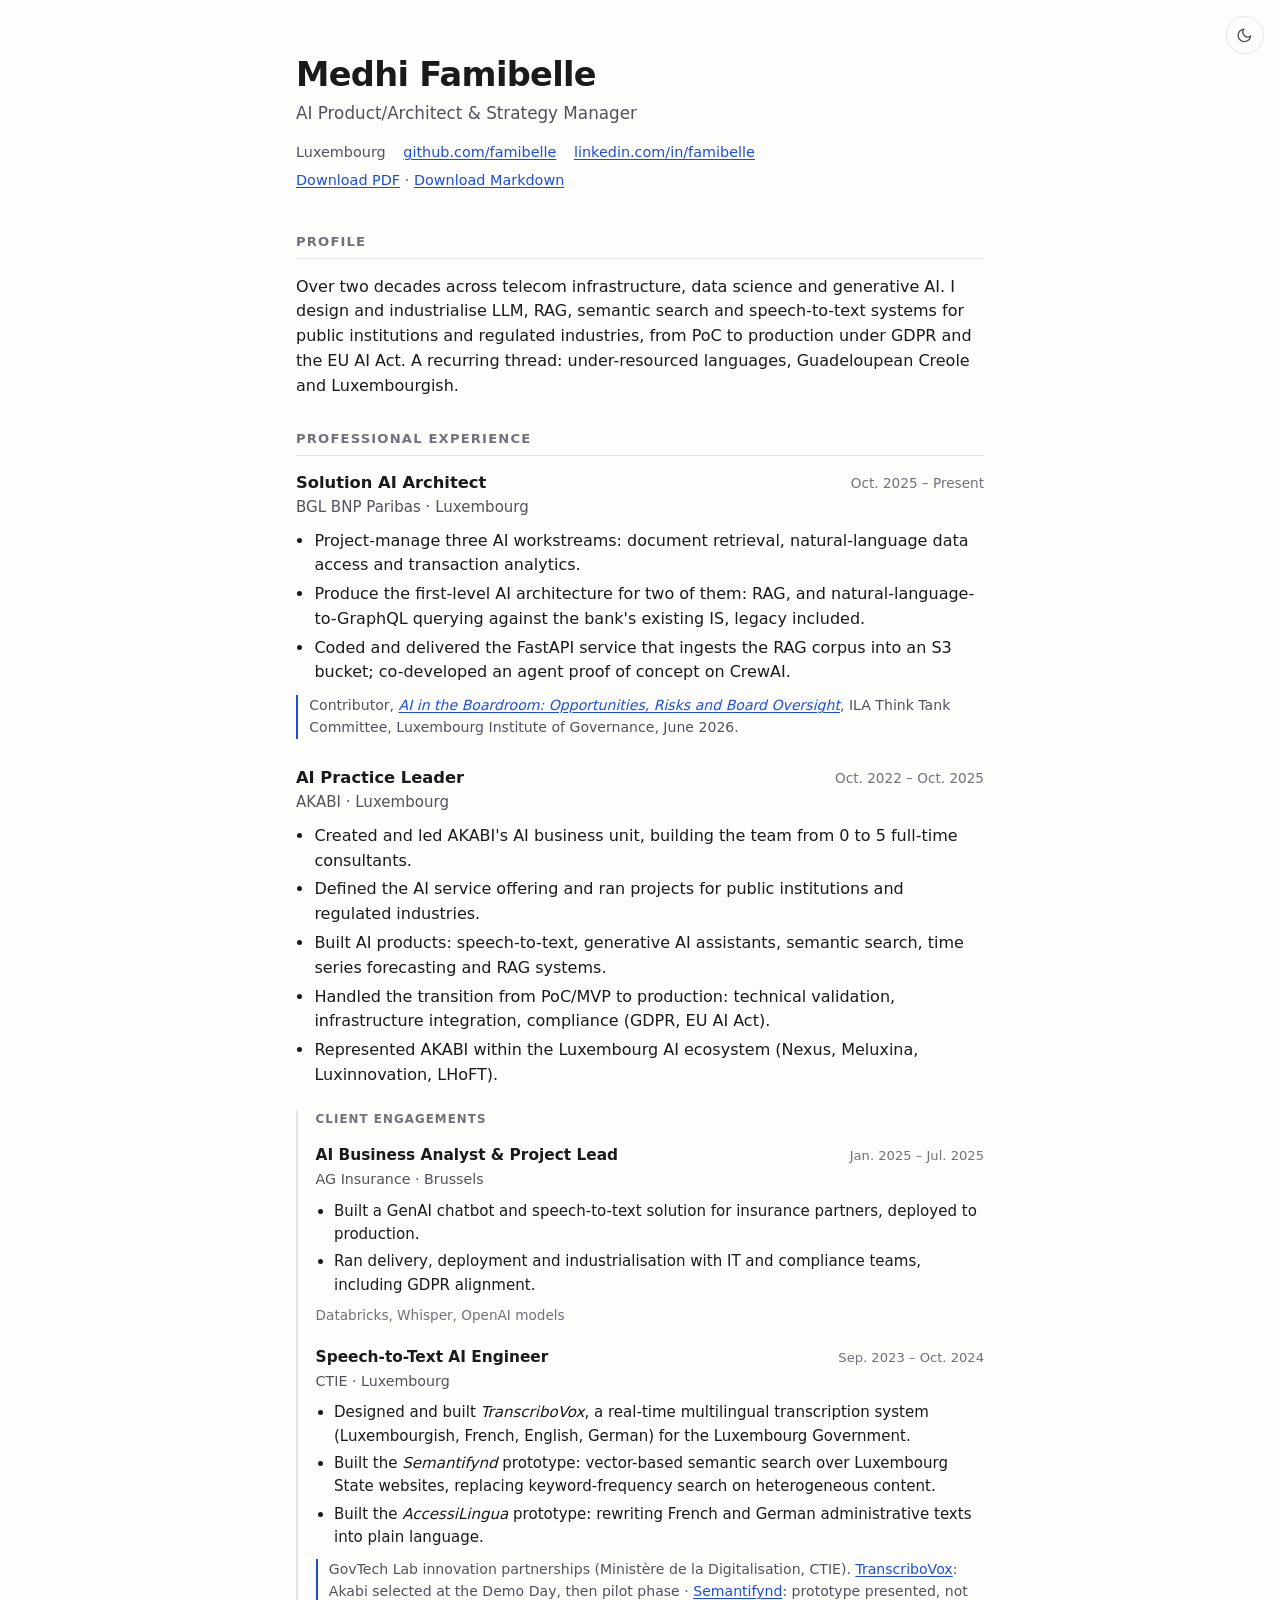
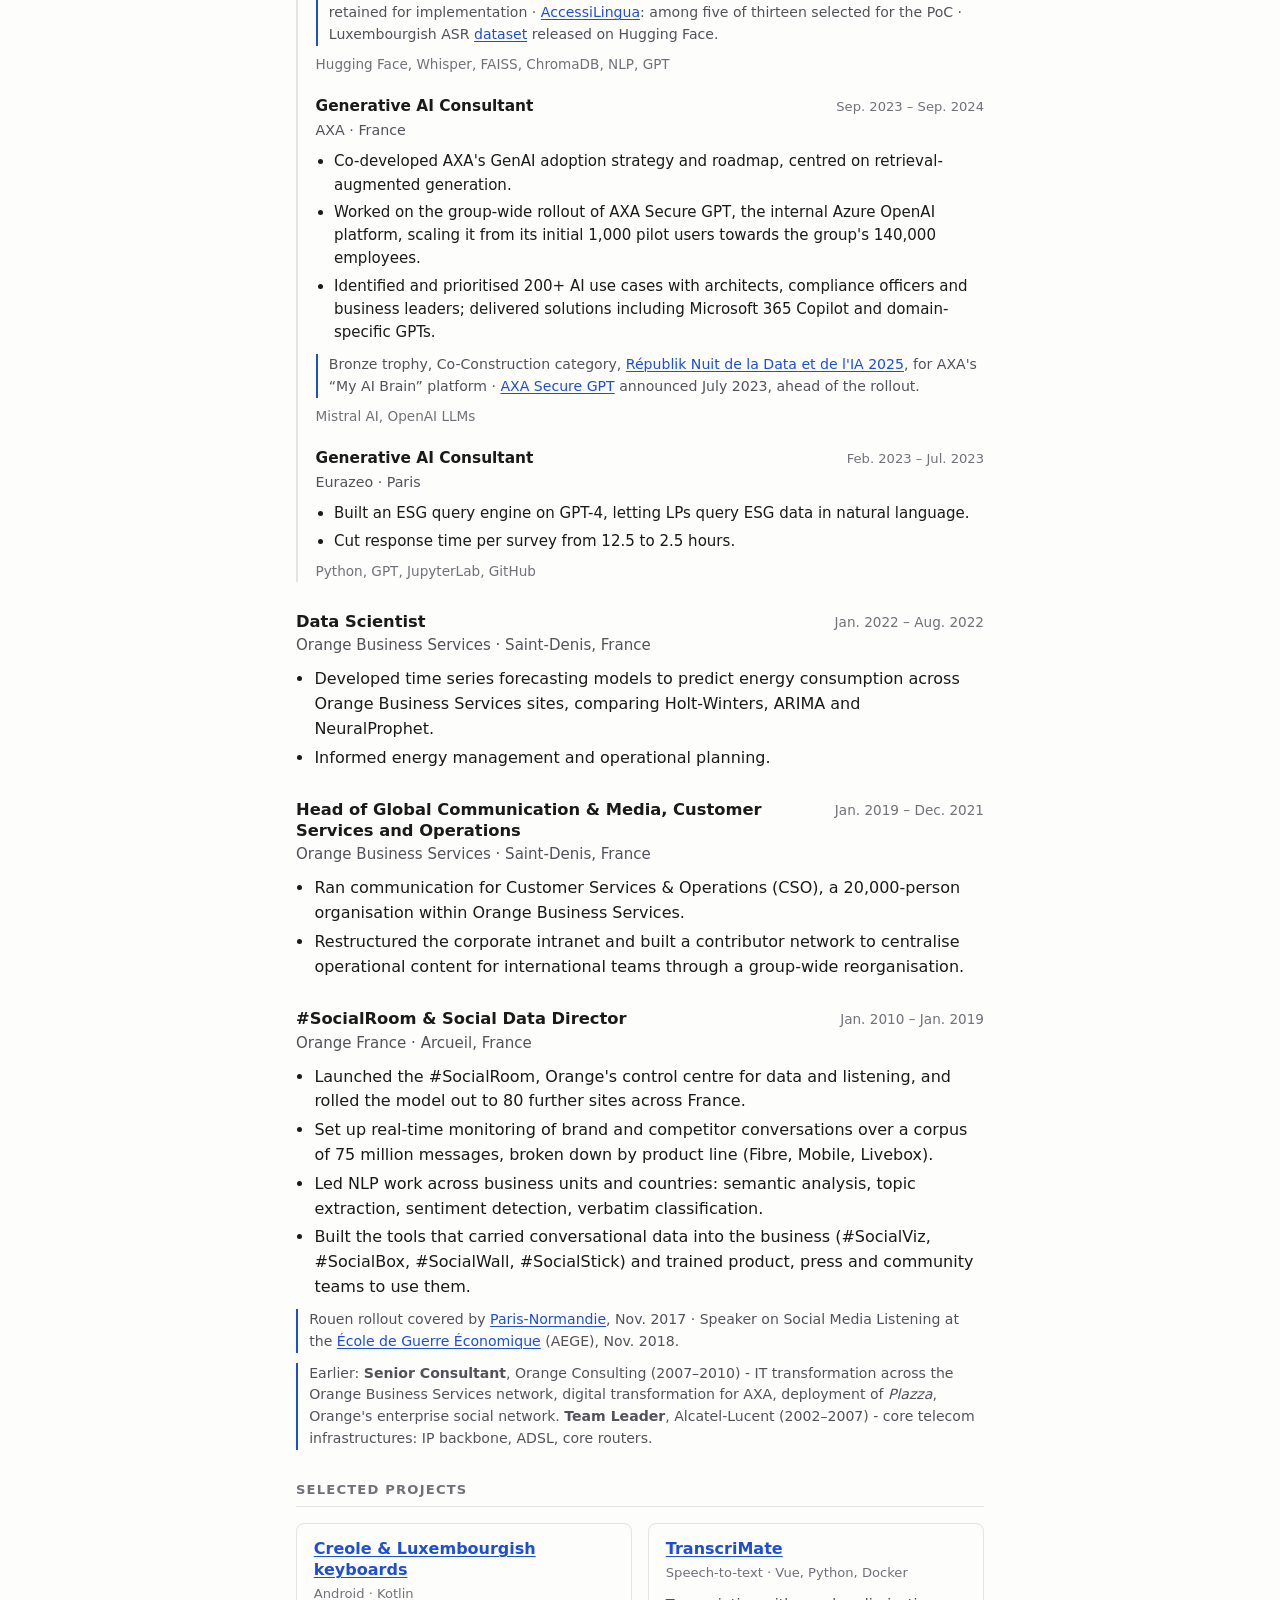
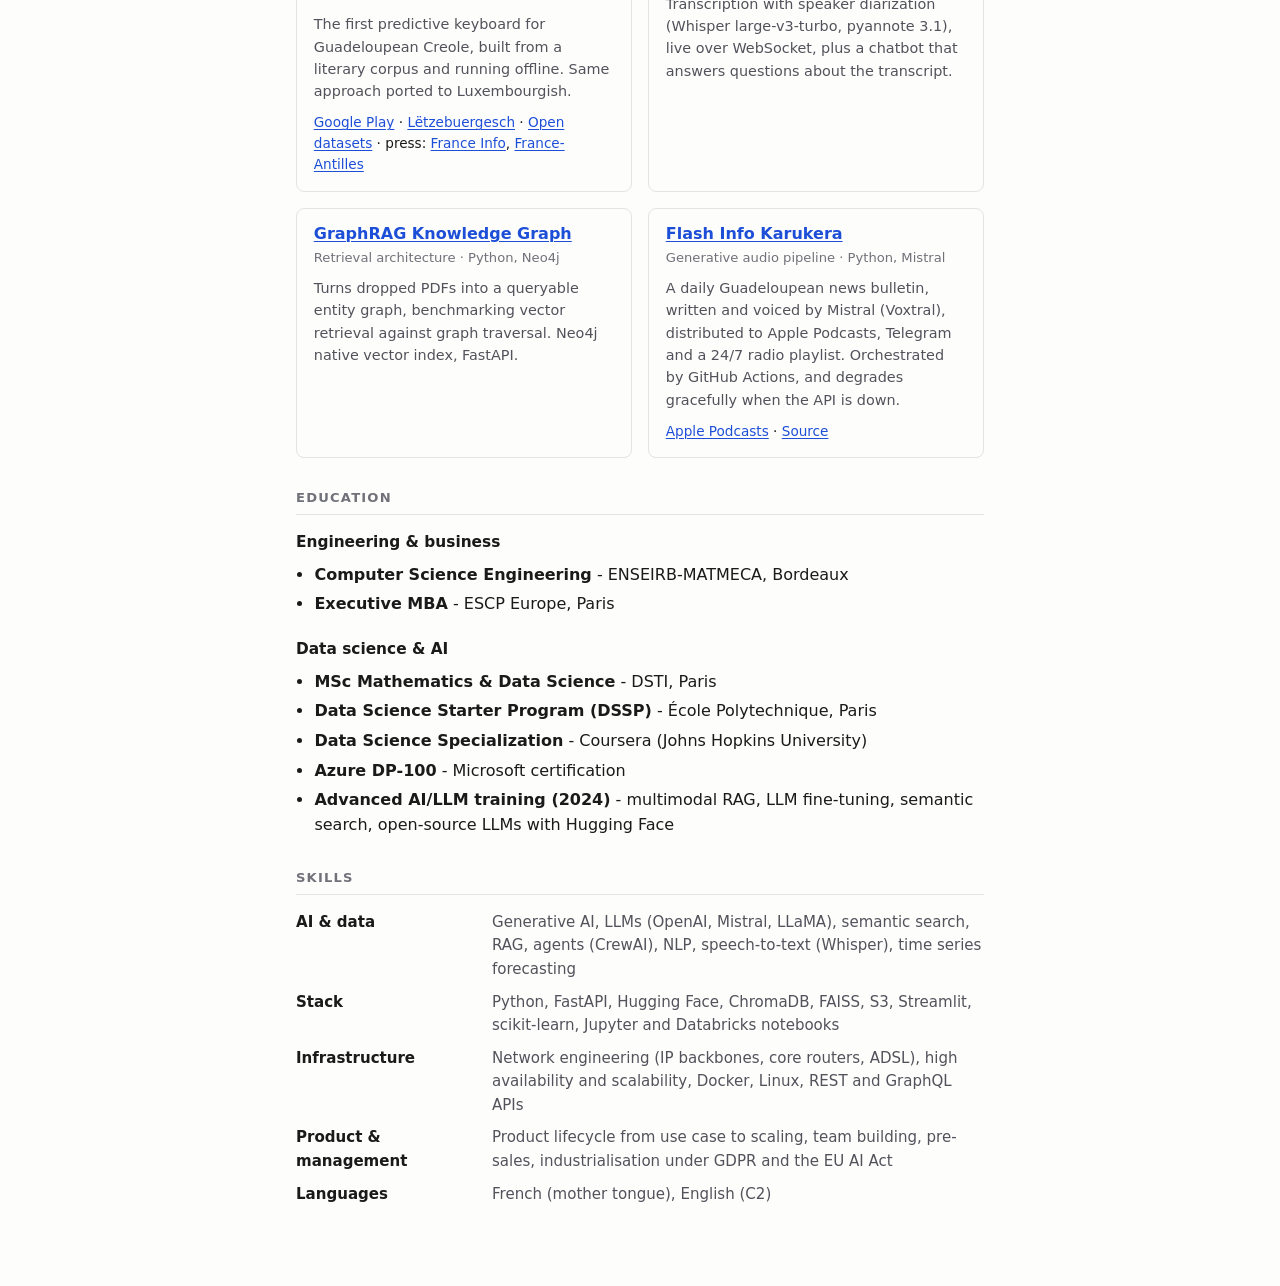
<file: index.html>
<!DOCTYPE html>
<html lang="en">
<head>
  <meta charset="utf-8">
  <meta name="viewport" content="width=device-width, initial-scale=1">
  <title>Medhi Famibelle - AI Product/Architect &amp; Strategy Manager</title>
  <meta name="description" content="CV of Medhi Famibelle - AI Product/Architect &amp; Strategy Manager. Generative AI, LLMs, RAG, speech-to-text and data science, from PoC to regulated production.">
  <link rel="stylesheet" href="assets/style.css">
  <link rel="stylesheet" href="assets/print.css" media="print">
  <script>
    // Avant le premier rendu, sinon la page clignote en clair au chargement.
    (function () {
      try {
        var saved = localStorage.getItem('theme');
        if (saved === 'light' || saved === 'dark') {
          document.documentElement.setAttribute('data-theme', saved);
        }
      } catch (e) { /* localStorage indisponible : on garde la préférence système */ }
    })();
  </script>
</head>
<body>

<button id="theme-toggle" class="theme-toggle" type="button" aria-label="Switch to dark mode" aria-pressed="false">
  <svg class="icon-sun" viewBox="0 0 24 24" fill="none" stroke="currentColor" stroke-width="2" stroke-linecap="round" aria-hidden="true">
    <circle cx="12" cy="12" r="4"></circle>
    <path d="M12 2v2M12 20v2M4.9 4.9l1.4 1.4M17.7 17.7l1.4 1.4M2 12h2M20 12h2M4.9 19.1l1.4-1.4M17.7 6.3l1.4-1.4"></path>
  </svg>
  <svg class="icon-moon" viewBox="0 0 24 24" fill="none" stroke="currentColor" stroke-width="2" stroke-linecap="round" stroke-linejoin="round" aria-hidden="true">
    <path d="M21 12.8A9 9 0 1 1 11.2 3a7 7 0 0 0 9.8 9.8z"></path>
  </svg>
</button>

<main class="cv">

  <header class="identity">
    <h1>Medhi Famibelle</h1>
    <p class="headline">AI Product/Architect &amp; Strategy Manager</p>
    <ul class="contact">
      <li>Luxembourg</li>
      <li><a href="https://github.com/famibelle" rel="me">github.com/famibelle</a></li>
      <li><a href="https://www.linkedin.com/in/famibelle/" rel="me">linkedin.com/in/famibelle</a></li>
      <li class="contact-pdf"><a href="medhi-famibelle-cv.pdf" download>Download PDF</a><span class="sep"> · </span><a href="medhi-famibelle-cv.md" download>Download Markdown</a></li>
    </ul>
  </header>

  <section id="profile">
    <h2>Profile</h2>
    <p>
      Over two decades across telecom infrastructure, data science and generative AI.
      I design and industrialise LLM, RAG, semantic search and speech-to-text systems
      for public institutions and regulated industries, from PoC to production under
      GDPR and the EU AI Act. A recurring thread: under-resourced languages,
      Guadeloupean Creole and Luxembourgish.
    </p>
  </section>

  <section id="experience">
    <h2>Professional experience</h2>

    <article class="entry">
      <header class="entry-head">
        <h3 class="entry-role">Solution AI Architect</h3>
        <p class="entry-org">BGL BNP Paribas<span class="sep"> · </span><span class="entry-place">Luxembourg</span></p>
        <p class="entry-dates"><time datetime="2025-10">Oct. 2025</time> – Present</p>
      </header>
      <ul class="bullets">
        <li>Project-manage three AI workstreams: document retrieval, natural-language data access and transaction analytics.</li>
        <li>Produce the first-level AI architecture for two of them: RAG, and natural-language-to-GraphQL querying against the bank's existing IS, legacy included.</li>
        <li>Coded and delivered the FastAPI service that ingests the RAG corpus into an S3 bucket; co-developed an agent proof of concept on CrewAI.</li>
      </ul>
      <p class="note">Contributor, <a href="https://www.ila.lu/publications/ai-in-the-boardroom"><em>AI in the Boardroom: Opportunities, Risks and Board Oversight</em></a>, ILA Think Tank Committee, Luxembourg Institute of Governance, June 2026.</p>
    </article>

    <article class="entry">
      <header class="entry-head">
        <h3 class="entry-role">AI Practice Leader</h3>
        <p class="entry-org">AKABI<span class="sep"> · </span><span class="entry-place">Luxembourg</span></p>
        <p class="entry-dates"><time datetime="2022-10">Oct. 2022</time> – <time datetime="2025-10">Oct. 2025</time></p>
      </header>
      <ul class="bullets">
        <li>Created and led AKABI's AI business unit, building the team from 0 to 5 full-time consultants.</li>
        <li>Defined the AI service offering and ran projects for public institutions and regulated industries.</li>
        <li>Built AI products: speech-to-text, generative AI assistants, semantic search, time series forecasting and RAG systems.</li>
        <li>Handled the transition from PoC/MVP to production: technical validation, infrastructure integration, compliance (GDPR, EU AI Act).</li>
        <li>Represented AKABI within the Luxembourg AI ecosystem (Nexus, Meluxina, Luxinnovation, LHoFT).</li>
      </ul>

      <div class="missions">
        <h4 class="missions-label">Client engagements</h4>

        <article class="entry entry--sub">
          <header class="entry-head">
            <h3 class="entry-role">AI Business Analyst &amp; Project Lead</h3>
            <p class="entry-org">AG Insurance<span class="sep"> · </span><span class="entry-place">Brussels</span></p>
            <p class="entry-dates"><time datetime="2025-01">Jan. 2025</time> – <time datetime="2025-07">Jul. 2025</time></p>
          </header>
          <ul class="bullets">
            <li>Built a GenAI chatbot and speech-to-text solution for insurance partners, deployed to production.</li>
            <li>Ran delivery, deployment and industrialisation with IT and compliance teams, including GDPR alignment.</li>
          </ul>
          <p class="stack">Databricks, Whisper, OpenAI models</p>
        </article>

        <article class="entry entry--sub">
          <header class="entry-head">
            <h3 class="entry-role">Speech-to-Text AI Engineer</h3>
            <p class="entry-org">CTIE<span class="sep"> · </span><span class="entry-place">Luxembourg</span></p>
            <p class="entry-dates"><time datetime="2023-09">Sep. 2023</time> – <time datetime="2024-10">Oct. 2024</time></p>
          </header>
          <ul class="bullets">
            <li>Designed and built <em>TranscriboVox</em>, a real-time multilingual transcription system (Luxembourgish, French, English, German) for the Luxembourg Government.</li>
            <li>Built the <em>Semantifynd</em> prototype: vector-based semantic search over Luxembourg State websites, replacing keyword-frequency search on heterogeneous content.</li>
            <li>Built the <em>AccessiLingua</em> prototype: rewriting French and German administrative texts into plain language.</li>
          </ul>
          <p class="note">GovTech Lab innovation partnerships (Ministère de la Digitalisation, CTIE). <a href="https://govtechlab.public.lu/en/agenda/2023/demoday-transcribovox.html">TranscriboVox</a>: Akabi selected at the Demo Day, then pilot phase · <a href="https://govtechlab.public.lu/fr/call-solution/2023/semantifynd.html">Semantifynd</a>: prototype presented, not retained for implementation · <a href="https://mindigital.gouvernement.lu/fr/actualites/article/2024/accessilingua-poc.html">AccessiLingua</a>: among five of thirteen selected for the PoC · Luxembourgish ASR <a href="https://huggingface.co/datasets/Akabi/Luxemburgish_Press_Conferences_Gov">dataset</a> released on Hugging Face.</p>
          <p class="stack">Hugging Face, Whisper, FAISS, ChromaDB, NLP, GPT</p>
        </article>

        <article class="entry entry--sub">
          <header class="entry-head">
            <h3 class="entry-role">Generative AI Consultant</h3>
            <p class="entry-org">AXA<span class="sep"> · </span><span class="entry-place">France</span></p>
            <p class="entry-dates"><time datetime="2023-09">Sep. 2023</time> – <time datetime="2024-09">Sep. 2024</time></p>
          </header>
          <ul class="bullets">
            <li>Co-developed AXA's GenAI adoption strategy and roadmap, centred on retrieval-augmented generation.</li>
            <li>Worked on the group-wide rollout of AXA Secure GPT, the internal Azure OpenAI platform, scaling it from its initial 1,000 pilot users towards the group's 140,000 employees.</li>
            <li>Identified and prioritised 200+ AI use cases with architects, compliance officers and business leaders; delivered solutions including Microsoft 365 Copilot and domain-specific GPTs.</li>
          </ul>
          <p class="note">Bronze trophy, Co-Construction category, <a href="https://www.republikgroup.com/articles/ecedf929-921c-f111-9a49-000d3a2f771b/nuit-de-la-data-et-de-l-ia-2025-decouvrez-le-palmares-des-trophees-">Républik Nuit de la Data et de l'IA 2025</a>, for AXA's “My AI Brain” platform · <a href="https://www.axa.com/fr/presse/communiques-de-presse/axa-propose-une-ia-generative-securisee-a-ses-collaborateurs">AXA Secure GPT</a> announced July 2023, ahead of the rollout.</p>
          <p class="stack">Mistral AI, OpenAI LLMs</p>
        </article>

        <article class="entry entry--sub">
          <header class="entry-head">
            <h3 class="entry-role">Generative AI Consultant</h3>
            <p class="entry-org">Eurazeo<span class="sep"> · </span><span class="entry-place">Paris</span></p>
            <p class="entry-dates"><time datetime="2023-02">Feb. 2023</time> – <time datetime="2023-07">Jul. 2023</time></p>
          </header>
          <ul class="bullets">
            <li>Built an ESG query engine on GPT-4, letting LPs query ESG data in natural language.</li>
            <li>Cut response time per survey from 12.5 to 2.5 hours.</li>
          </ul>
          <p class="stack">Python, GPT, JupyterLab, GitHub</p>
        </article>

      </div>
    </article>

    <article class="entry">
      <header class="entry-head">
        <h3 class="entry-role">Data Scientist</h3>
        <p class="entry-org">Orange Business Services<span class="sep"> · </span><span class="entry-place">Saint-Denis, France</span></p>
        <p class="entry-dates"><time datetime="2022-01">Jan. 2022</time> – <time datetime="2022-08">Aug. 2022</time></p>
      </header>
      <ul class="bullets">
        <li>Developed time series forecasting models to predict energy consumption across Orange Business Services sites, comparing Holt-Winters, ARIMA and NeuralProphet.</li>
        <li>Informed energy management and operational planning.</li>
      </ul>
    </article>

    <article class="entry">
      <header class="entry-head">
        <h3 class="entry-role">Head of Global Communication &amp; Media, Customer Services and Operations</h3>
        <p class="entry-org">Orange Business Services<span class="sep"> · </span><span class="entry-place">Saint-Denis, France</span></p>
        <p class="entry-dates"><time datetime="2019-01">Jan. 2019</time> – <time datetime="2021-12">Dec. 2021</time></p>
      </header>
      <ul class="bullets">
        <li>Ran communication for Customer Services &amp; Operations (CSO), a 20,000-person organisation within Orange Business Services.</li>
        <li>Restructured the corporate intranet and built a contributor network to centralise operational content for international teams through a group-wide reorganisation.</li>
      </ul>
    </article>

    <article class="entry">
      <header class="entry-head">
        <h3 class="entry-role">#SocialRoom &amp; Social Data Director</h3>
        <p class="entry-org">Orange France<span class="sep"> · </span><span class="entry-place">Arcueil, France</span></p>
        <p class="entry-dates"><time datetime="2010-01">Jan. 2010</time> – <time datetime="2019-01">Jan. 2019</time></p>
      </header>
      <ul class="bullets">
        <li>Launched the #SocialRoom, Orange's control centre for data and listening, and rolled the model out to 80 further sites across France.</li>
        <li>Set up real-time monitoring of brand and competitor conversations over a corpus of 75 million messages, broken down by product line (Fibre, Mobile, Livebox).</li>
        <li>Led NLP work across business units and countries: semantic analysis, topic extraction, sentiment detection, verbatim classification.</li>
        <li>Built the tools that carried conversational data into the business (#SocialViz, #SocialBox, #SocialWall, #SocialStick) and trained product, press and community teams to use them.</li>
      </ul>
      <p class="note">Rouen rollout covered by <a href="https://web.archive.org/web/20171128231243/http://www.paris-normandie.fr/actualites/economie/orange-inaugure-a-rouen-une-plate-forme-de-web-conseillers-FA11558580">Paris-Normandie</a>, Nov. 2017 · Speaker on Social Media Listening at the <a href="https://www.aege.fr/agenda/conference-social-media-listening-91">École de Guerre Économique</a> (AEGE), Nov. 2018.</p>
    </article>

    <p class="note">Earlier: <strong>Senior Consultant</strong>, Orange Consulting (<time datetime="2007-01">2007</time>–<time datetime="2010-01">2010</time>) - IT transformation across the Orange Business Services network, digital transformation for AXA, deployment of <em>Plazza</em>, Orange's enterprise social network. <strong>Team Leader</strong>, Alcatel-Lucent (<time datetime="2002-01">2002</time>–<time datetime="2007-01">2007</time>) - core telecom infrastructures: IP backbone, ADSL, core routers.</p>
  </section>

  <section id="projects">
    <h2>Selected projects</h2>
    <ul class="projects">

      <li class="project">
        <h3 class="project-name"><a href="https://famibelle.github.io/KreyolKeyb/">Creole &amp; Luxembourgish keyboards</a></h3>
        <p class="project-tag">Android · Kotlin</p>
        <p class="project-desc">
          The first predictive keyboard for Guadeloupean Creole, built from a literary
          corpus and running offline. Same approach ported to Luxembourgish.
        </p>
        <p class="project-links">
          <a href="https://play.google.com/store/apps/details?id=com.potomitan.kreyolkeyboard">Google Play</a><span class="sep"> · </span><a href="https://famibelle.github.io/LuxKeyb/">Lëtzebuergesch</a><span class="sep"> · </span><a href="https://huggingface.co/POTOMITAN">Open datasets</a><span class="sep"> · </span>press: <a href="https://la1ere.franceinfo.fr/guadeloupe/klavye-kreyol-karukera-l-appli-pour-smartphone-qui-facilite-la-redaction-de-messages-en-creole-guadeloupeen-1723969.html">France Info</a>, <a href="https://www.guadeloupe.franceantilles.fr/actualite/economie/si-le-creole-guadeloupeen-nexiste-pas-petit-a-petit-on-sefface-1088477.php">France-Antilles</a>
        </p>
      </li>

      <li class="project">
        <h3 class="project-name"><a href="https://github.com/famibelle/TranscriMate">TranscriMate</a></h3>
        <p class="project-tag">Speech-to-text · Vue, Python, Docker</p>
        <p class="project-desc">
          Transcription with speaker diarization (Whisper large-v3-turbo, pyannote 3.1),
          live over WebSocket, plus a chatbot that answers questions about the transcript.
        </p>
      </li>

      <li class="project">
        <h3 class="project-name"><a href="https://github.com/famibelle/KnowledgeGraphRag">GraphRAG Knowledge Graph</a></h3>
        <p class="project-tag">Retrieval architecture · Python, Neo4j</p>
        <p class="project-desc">
          Turns dropped PDFs into a queryable entity graph, benchmarking vector retrieval
          against graph traversal. Neo4j native vector index, FastAPI.
        </p>
      </li>

      <li class="project">
        <h3 class="project-name"><a href="https://famibelle.github.io/FlashInfoKarukera/">Flash Info Karukera</a></h3>
        <p class="project-tag">Generative audio pipeline · Python, Mistral</p>
        <p class="project-desc">
          A daily Guadeloupean news bulletin, written and voiced by Mistral (Voxtral),
          distributed to Apple Podcasts, Telegram and a 24/7 radio playlist. Orchestrated
          by GitHub Actions, and degrades gracefully when the API is down.
        </p>
        <p class="project-links">
          <a href="https://podcasts.apple.com/lu/podcast/%C3%A9missions-culturelles-karukera/id1896783213">Apple Podcasts</a><span class="sep"> · </span><a href="https://github.com/famibelle/FlashInfoKarukera">Source</a>
        </p>
      </li>

    </ul>
  </section>

  <section id="education">
    <h2>Education</h2>

    <h3 class="sub-heading">Engineering &amp; business</h3>
    <ul class="plain">
      <li><strong>Computer Science Engineering</strong> - ENSEIRB-MATMECA, Bordeaux</li>
      <li><strong>Executive MBA</strong> - ESCP Europe, Paris</li>
    </ul>

    <h3 class="sub-heading">Data science &amp; AI</h3>
    <ul class="plain">
      <li><strong>MSc Mathematics &amp; Data Science</strong> - DSTI, Paris</li>
      <li><strong>Data Science Starter Program (DSSP)</strong> - École Polytechnique, Paris</li>
      <li><strong>Data Science Specialization</strong> - Coursera (Johns Hopkins University)</li>
      <li><strong>Azure DP-100</strong> - Microsoft certification</li>
      <li><strong>Advanced AI/LLM training (2024)</strong> - multimodal RAG, LLM fine-tuning, semantic search, open-source LLMs with Hugging Face</li>
    </ul>
  </section>

  <section id="skills">
    <h2>Skills</h2>
    <dl class="skills">
      <dt>AI &amp; data</dt>
      <dd>Generative AI, LLMs (OpenAI, Mistral, LLaMA), semantic search, RAG, agents (CrewAI), NLP, speech-to-text (Whisper), time series forecasting</dd>

      <dt>Stack</dt>
      <dd>Python, FastAPI, Hugging Face, ChromaDB, FAISS, S3, Streamlit, scikit-learn, Jupyter and Databricks notebooks</dd>

      <dt>Infrastructure</dt>
      <dd>Network engineering (IP backbones, core routers, ADSL), high availability and scalability, Docker, Linux, REST and GraphQL APIs</dd>

      <dt>Product &amp; management</dt>
      <dd>Product lifecycle from use case to scaling, team building, pre-sales, industrialisation under GDPR and the EU AI Act</dd>

      <dt id="languages">Languages</dt>
      <dd>French (mother tongue), English (C2)</dd>
    </dl>
  </section>

</main>

<script>
  (function () {
    var root = document.documentElement;
    var btn = document.getElementById('theme-toggle');
    var mq = window.matchMedia('(prefers-color-scheme: dark)');

    // Thème réellement affiché : le choix explicite, sinon la préférence système.
    function active() {
      return root.getAttribute('data-theme') || (mq.matches ? 'dark' : 'light');
    }

    function sync() {
      var dark = active() === 'dark';
      btn.setAttribute('aria-pressed', String(dark));
      btn.setAttribute('aria-label', dark ? 'Switch to light mode' : 'Switch to dark mode');
    }

    btn.addEventListener('click', function () {
      var next = active() === 'dark' ? 'light' : 'dark';
      root.setAttribute('data-theme', next);
      try { localStorage.setItem('theme', next); } catch (e) { /* non bloquant */ }
      sync();
    });

    // Sans choix explicite, la page suit le système : le libellé doit suivre aussi.
    mq.addEventListener('change', sync);

    sync();
  })();
</script>

</body>
</html>
</file>
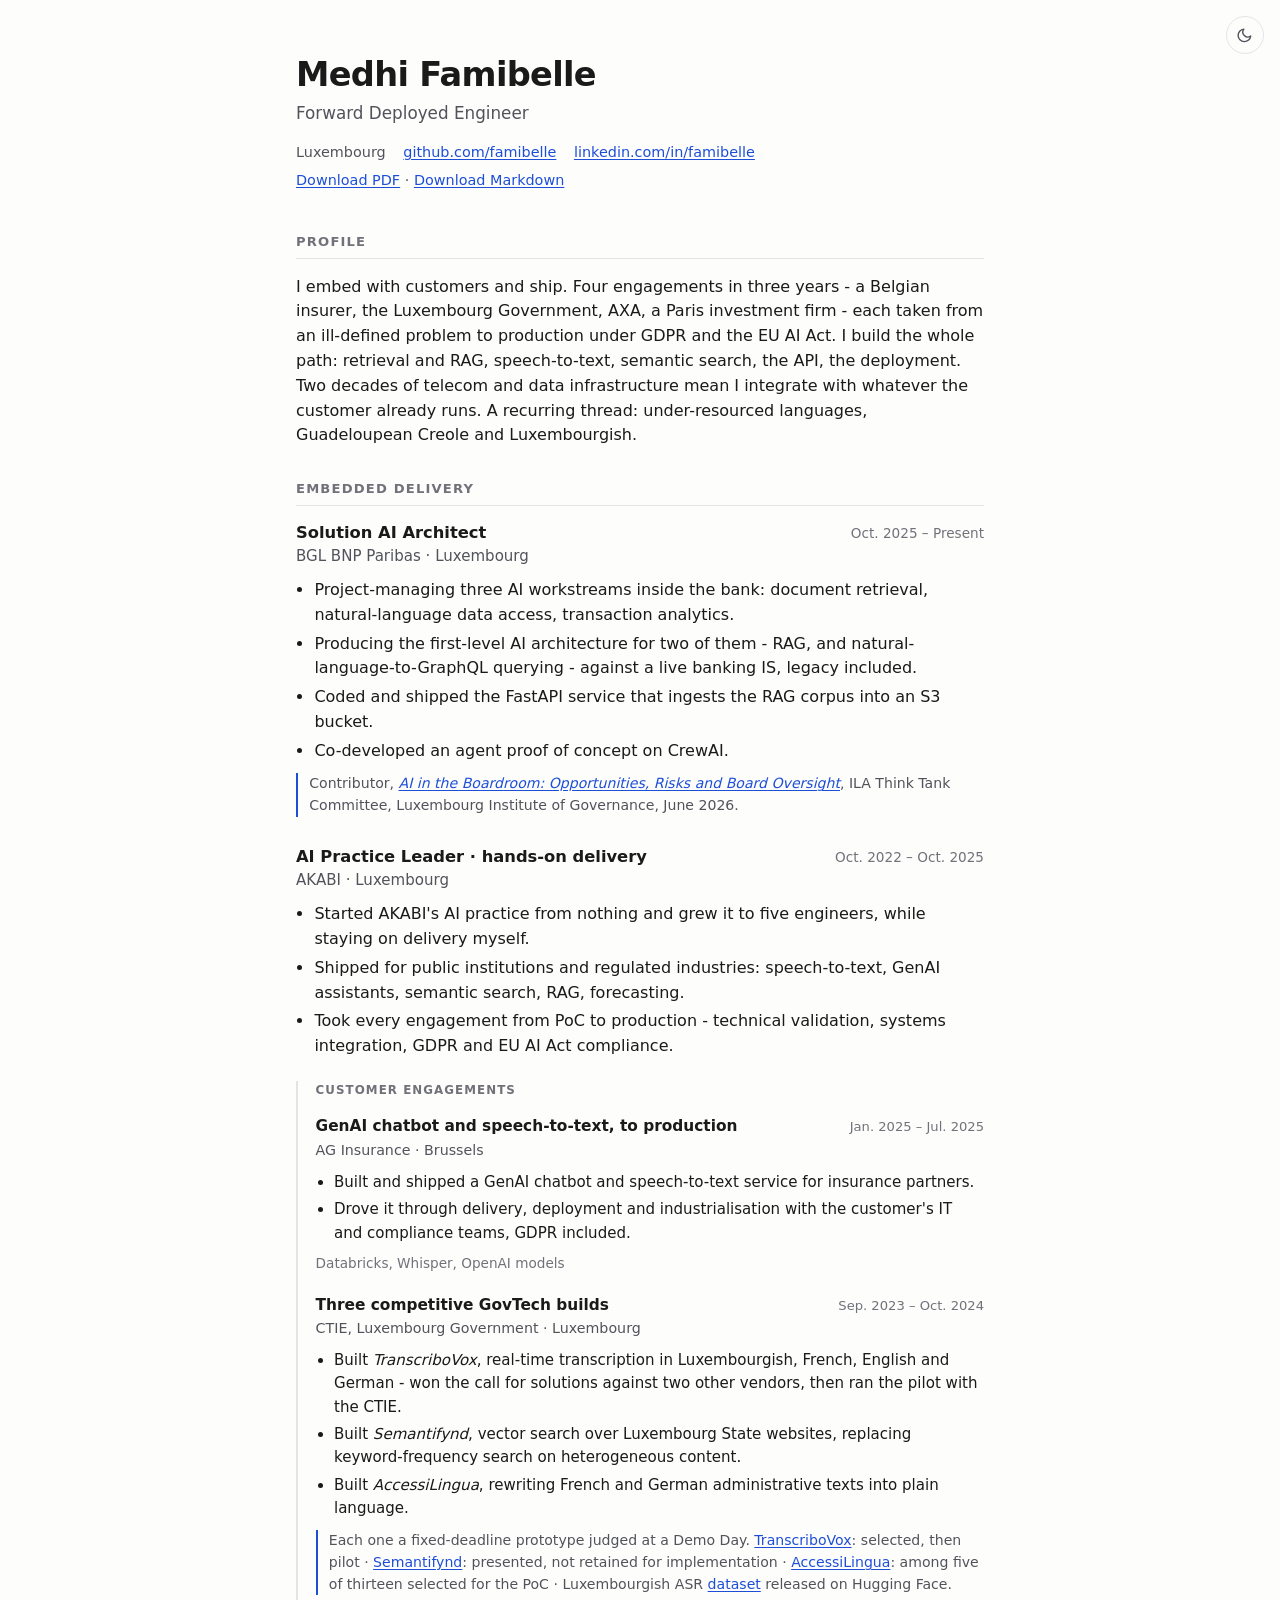
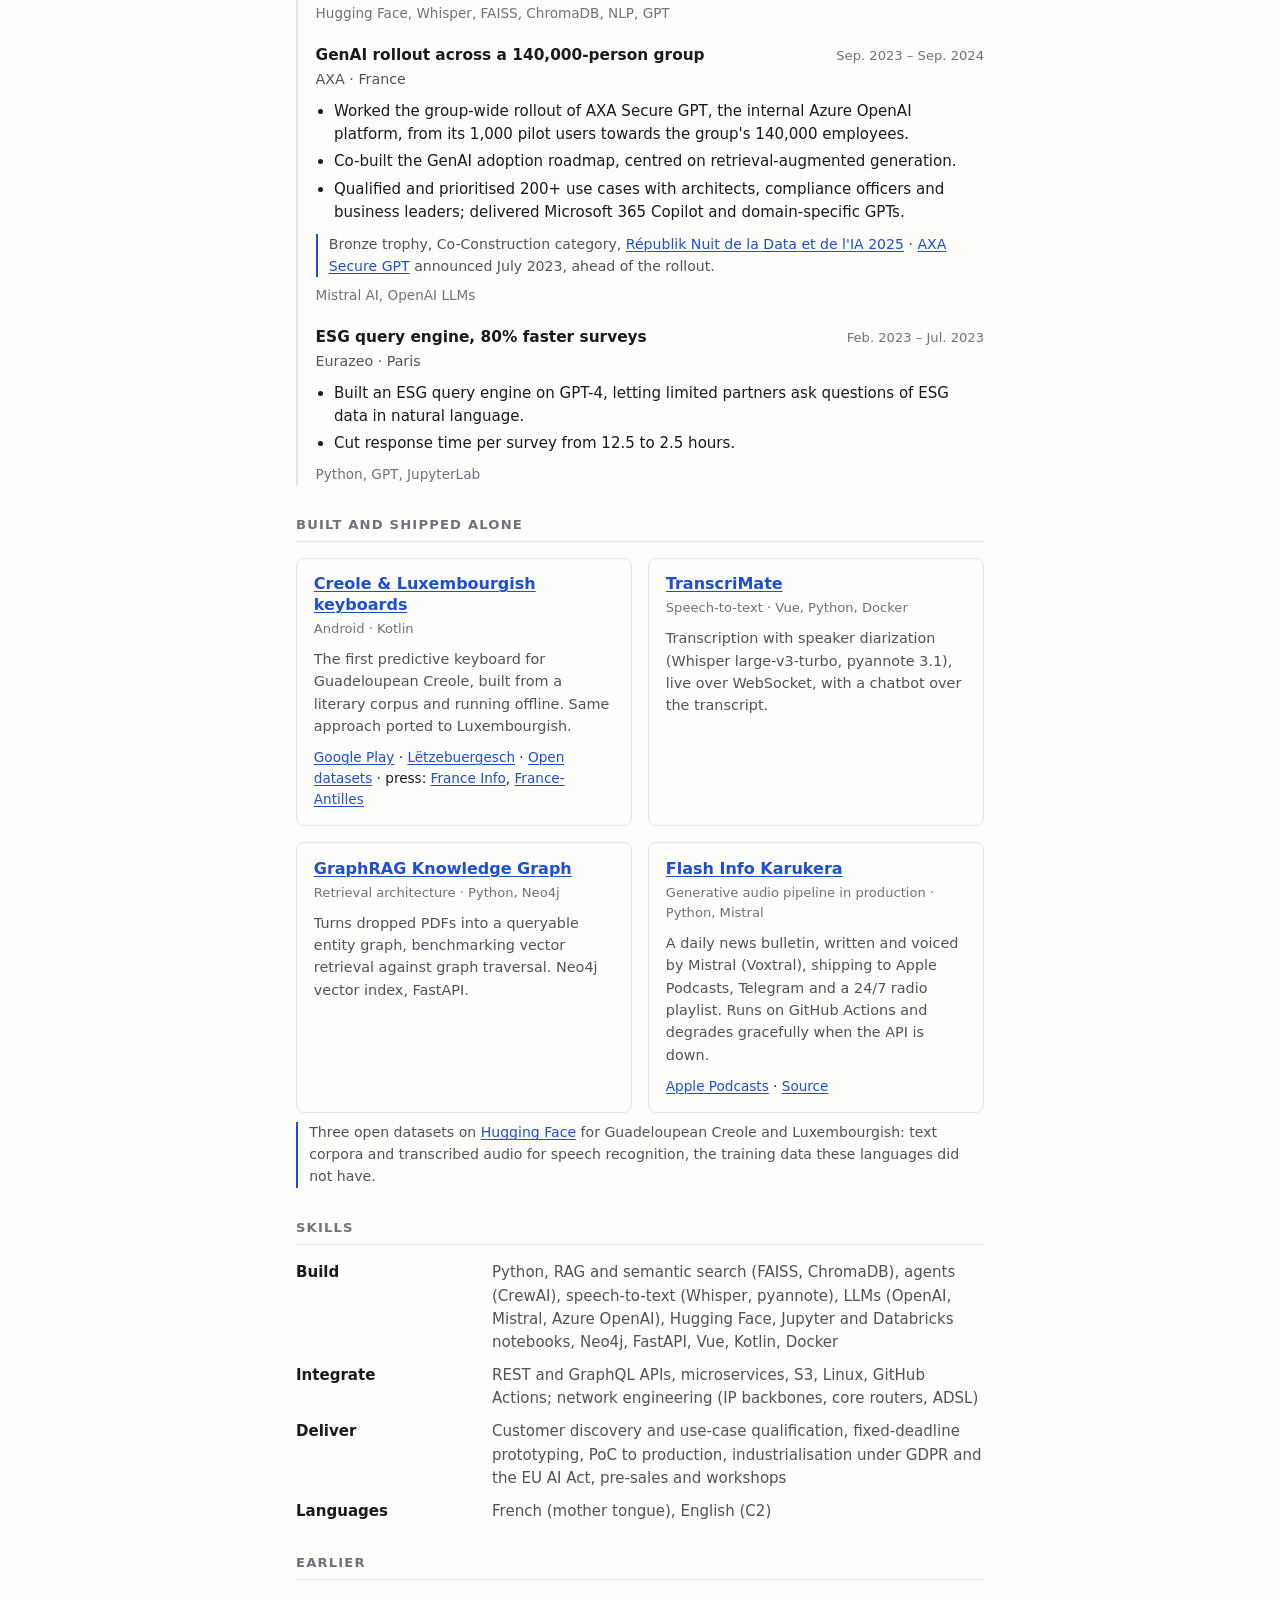
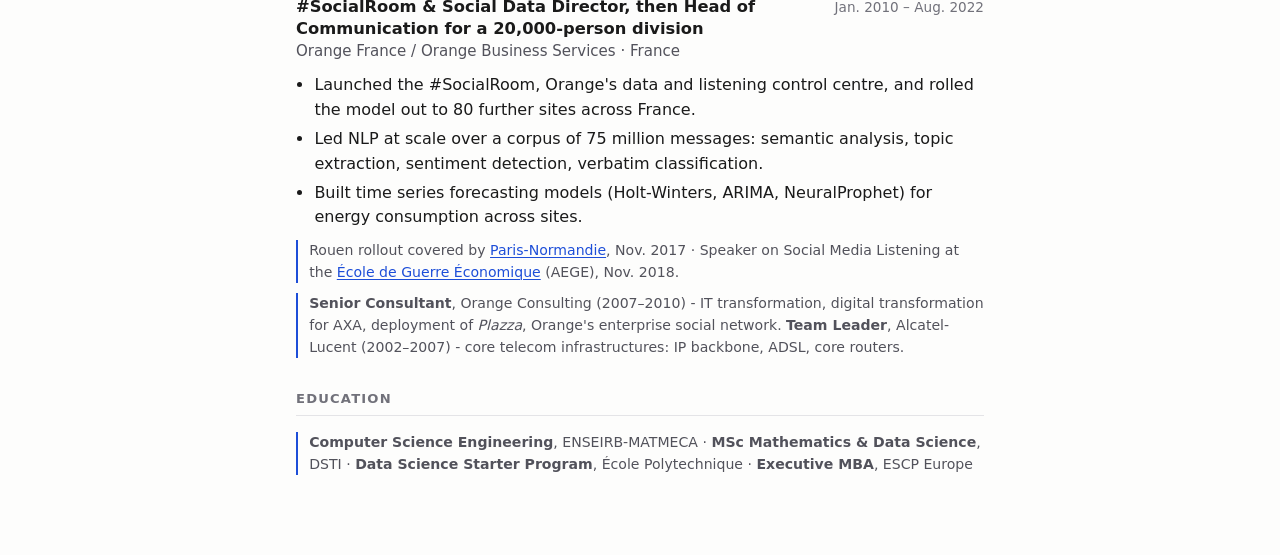
<file: fde.html>
<!DOCTYPE html>
<html lang="en">
<head>
  <meta charset="utf-8">
  <meta name="viewport" content="width=device-width, initial-scale=1">
  <title>Medhi Famibelle - Forward Deployed Engineer</title>
  <meta name="description" content="Medhi Famibelle - Forward Deployed Engineer. Embedded AI delivery: RAG, speech-to-text, semantic search, shipped to production in regulated environments.">
  <link rel="stylesheet" href="assets/style.css">
  <link rel="stylesheet" href="assets/print.css" media="print">
  <script>
    // Avant le premier rendu, sinon la page clignote en clair au chargement.
    (function () {
      try {
        var saved = localStorage.getItem('theme');
        if (saved === 'light' || saved === 'dark') {
          document.documentElement.setAttribute('data-theme', saved);
        }
      } catch (e) { /* localStorage indisponible : on garde la préférence système */ }
    })();
  </script>
</head>
<body>

<button id="theme-toggle" class="theme-toggle" type="button" aria-label="Switch to dark mode" aria-pressed="false">
  <svg class="icon-sun" viewBox="0 0 24 24" fill="none" stroke="currentColor" stroke-width="2" stroke-linecap="round" aria-hidden="true">
    <circle cx="12" cy="12" r="4"></circle>
    <path d="M12 2v2M12 20v2M4.9 4.9l1.4 1.4M17.7 17.7l1.4 1.4M2 12h2M20 12h2M4.9 19.1l1.4-1.4M17.7 6.3l1.4-1.4"></path>
  </svg>
  <svg class="icon-moon" viewBox="0 0 24 24" fill="none" stroke="currentColor" stroke-width="2" stroke-linecap="round" stroke-linejoin="round" aria-hidden="true">
    <path d="M21 12.8A9 9 0 1 1 11.2 3a7 7 0 0 0 9.8 9.8z"></path>
  </svg>
</button>

<main class="cv">

  <header class="identity">
    <h1>Medhi Famibelle</h1>
    <p class="headline">Forward Deployed Engineer</p>
    <ul class="contact">
      <li>Luxembourg</li>
      <li><a href="https://github.com/famibelle" rel="me">github.com/famibelle</a></li>
      <li><a href="https://www.linkedin.com/in/famibelle/" rel="me">linkedin.com/in/famibelle</a></li>
      <li class="contact-pdf"><a href="medhi-famibelle-fde.pdf" download>Download PDF</a><span class="sep"> · </span><a href="medhi-famibelle-fde.md" download>Download Markdown</a></li>
    </ul>
  </header>

  <section id="profile">
    <h2>Profile</h2>
    <p>
      I embed with customers and ship. Four engagements in three years - a Belgian insurer,
      the Luxembourg Government, AXA, a Paris investment firm - each taken from an
      ill-defined problem to production under GDPR and the EU AI Act. I build the whole
      path: retrieval and RAG, speech-to-text, semantic search, the API, the deployment.
      Two decades of telecom and data infrastructure mean I integrate with whatever the
      customer already runs. A recurring thread: under-resourced languages, Guadeloupean
      Creole and Luxembourgish.
    </p>
  </section>

  <section id="experience">
    <h2>Embedded delivery</h2>

    <article class="entry">
      <header class="entry-head">
        <h3 class="entry-role">Solution AI Architect</h3>
        <p class="entry-org">BGL BNP Paribas<span class="sep"> · </span><span class="entry-place">Luxembourg</span></p>
        <p class="entry-dates"><time datetime="2025-10">Oct. 2025</time> – Present</p>
      </header>
      <ul class="bullets">
        <li>Project-managing three AI workstreams inside the bank: document retrieval, natural-language data access, transaction analytics.</li>
        <li>Producing the first-level AI architecture for two of them - RAG, and natural-language-to-GraphQL querying - against a live banking IS, legacy included.</li>
        <li>Coded and shipped the FastAPI service that ingests the RAG corpus into an S3 bucket.</li>
        <li>Co-developed an agent proof of concept on CrewAI.</li>
      </ul>
      <p class="note">Contributor, <a href="https://www.ila.lu/publications/ai-in-the-boardroom"><em>AI in the Boardroom: Opportunities, Risks and Board Oversight</em></a>, ILA Think Tank Committee, Luxembourg Institute of Governance, June 2026.</p>
    </article>

    <article class="entry">
      <header class="entry-head">
        <h3 class="entry-role">AI Practice Leader<span class="sep"> · </span>hands-on delivery</h3>
        <p class="entry-org">AKABI<span class="sep"> · </span><span class="entry-place">Luxembourg</span></p>
        <p class="entry-dates"><time datetime="2022-10">Oct. 2022</time> – <time datetime="2025-10">Oct. 2025</time></p>
      </header>
      <ul class="bullets">
        <li>Started AKABI's AI practice from nothing and grew it to five engineers, while staying on delivery myself.</li>
        <li>Shipped for public institutions and regulated industries: speech-to-text, GenAI assistants, semantic search, RAG, forecasting.</li>
        <li>Took every engagement from PoC to production - technical validation, systems integration, GDPR and EU AI Act compliance.</li>
      </ul>

      <div class="missions">
        <h4 class="missions-label">Customer engagements</h4>

        <article class="entry entry--sub">
          <header class="entry-head">
            <h3 class="entry-role">GenAI chatbot and speech-to-text, to production</h3>
            <p class="entry-org">AG Insurance<span class="sep"> · </span><span class="entry-place">Brussels</span></p>
            <p class="entry-dates"><time datetime="2025-01">Jan. 2025</time> – <time datetime="2025-07">Jul. 2025</time></p>
          </header>
          <ul class="bullets">
            <li>Built and shipped a GenAI chatbot and speech-to-text service for insurance partners.</li>
            <li>Drove it through delivery, deployment and industrialisation with the customer's IT and compliance teams, GDPR included.</li>
          </ul>
          <p class="stack">Databricks, Whisper, OpenAI models</p>
        </article>

        <article class="entry entry--sub">
          <header class="entry-head">
            <h3 class="entry-role">Three competitive GovTech builds</h3>
            <p class="entry-org">CTIE, Luxembourg Government<span class="sep"> · </span><span class="entry-place">Luxembourg</span></p>
            <p class="entry-dates"><time datetime="2023-09">Sep. 2023</time> – <time datetime="2024-10">Oct. 2024</time></p>
          </header>
          <ul class="bullets">
            <li>Built <em>TranscriboVox</em>, real-time transcription in Luxembourgish, French, English and German - won the call for solutions against two other vendors, then ran the pilot with the CTIE.</li>
            <li>Built <em>Semantifynd</em>, vector search over Luxembourg State websites, replacing keyword-frequency search on heterogeneous content.</li>
            <li>Built <em>AccessiLingua</em>, rewriting French and German administrative texts into plain language.</li>
          </ul>
          <p class="note">Each one a fixed-deadline prototype judged at a Demo Day. <a href="https://govtechlab.public.lu/en/agenda/2023/demoday-transcribovox.html">TranscriboVox</a>: selected, then pilot · <a href="https://govtechlab.public.lu/fr/call-solution/2023/semantifynd.html">Semantifynd</a>: presented, not retained for implementation · <a href="https://mindigital.gouvernement.lu/fr/actualites/article/2024/accessilingua-poc.html">AccessiLingua</a>: among five of thirteen selected for the PoC · Luxembourgish ASR <a href="https://huggingface.co/datasets/Akabi/Luxemburgish_Press_Conferences_Gov">dataset</a> released on Hugging Face.</p>
          <p class="stack">Hugging Face, Whisper, FAISS, ChromaDB, NLP, GPT</p>
        </article>

        <article class="entry entry--sub">
          <header class="entry-head">
            <h3 class="entry-role">GenAI rollout across a 140,000-person group</h3>
            <p class="entry-org">AXA<span class="sep"> · </span><span class="entry-place">France</span></p>
            <p class="entry-dates"><time datetime="2023-09">Sep. 2023</time> – <time datetime="2024-09">Sep. 2024</time></p>
          </header>
          <ul class="bullets">
            <li>Worked the group-wide rollout of AXA Secure GPT, the internal Azure OpenAI platform, from its 1,000 pilot users towards the group's 140,000 employees.</li>
            <li>Co-built the GenAI adoption roadmap, centred on retrieval-augmented generation.</li>
            <li>Qualified and prioritised 200+ use cases with architects, compliance officers and business leaders; delivered Microsoft 365 Copilot and domain-specific GPTs.</li>
          </ul>
          <p class="note">Bronze trophy, Co-Construction category, <a href="https://www.republikgroup.com/articles/ecedf929-921c-f111-9a49-000d3a2f771b/nuit-de-la-data-et-de-l-ia-2025-decouvrez-le-palmares-des-trophees-">Républik Nuit de la Data et de l'IA 2025</a> · <a href="https://www.axa.com/fr/presse/communiques-de-presse/axa-propose-une-ia-generative-securisee-a-ses-collaborateurs">AXA Secure GPT</a> announced July 2023, ahead of the rollout.</p>
          <p class="stack">Mistral AI, OpenAI LLMs</p>
        </article>

        <article class="entry entry--sub">
          <header class="entry-head">
            <h3 class="entry-role">ESG query engine, 80% faster surveys</h3>
            <p class="entry-org">Eurazeo<span class="sep"> · </span><span class="entry-place">Paris</span></p>
            <p class="entry-dates"><time datetime="2023-02">Feb. 2023</time> – <time datetime="2023-07">Jul. 2023</time></p>
          </header>
          <ul class="bullets">
            <li>Built an ESG query engine on GPT-4, letting limited partners ask questions of ESG data in natural language.</li>
            <li>Cut response time per survey from 12.5 to 2.5 hours.</li>
          </ul>
          <p class="stack">Python, GPT, JupyterLab</p>
        </article>
      </div>
    </article>
  </section>

  <section id="projects">
    <h2>Built and shipped alone</h2>
    <ul class="projects">

      <li class="project">
        <h3 class="project-name"><a href="https://famibelle.github.io/KreyolKeyb/">Creole &amp; Luxembourgish keyboards</a></h3>
        <p class="project-tag">Android · Kotlin</p>
        <p class="project-desc">
          The first predictive keyboard for Guadeloupean Creole, built from a literary
          corpus and running offline. Same approach ported to Luxembourgish.
        </p>
        <p class="project-links">
          <a href="https://play.google.com/store/apps/details?id=com.potomitan.kreyolkeyboard">Google Play</a><span class="sep"> · </span><a href="https://famibelle.github.io/LuxKeyb/">Lëtzebuergesch</a><span class="sep"> · </span><a href="https://huggingface.co/POTOMITAN">Open datasets</a><span class="sep"> · </span>press: <a href="https://la1ere.franceinfo.fr/guadeloupe/klavye-kreyol-karukera-l-appli-pour-smartphone-qui-facilite-la-redaction-de-messages-en-creole-guadeloupeen-1723969.html">France Info</a>, <a href="https://www.guadeloupe.franceantilles.fr/actualite/economie/si-le-creole-guadeloupeen-nexiste-pas-petit-a-petit-on-sefface-1088477.php">France-Antilles</a>
        </p>
      </li>

      <li class="project">
        <h3 class="project-name"><a href="https://github.com/famibelle/TranscriMate">TranscriMate</a></h3>
        <p class="project-tag">Speech-to-text · Vue, Python, Docker</p>
        <p class="project-desc">
          Transcription with speaker diarization (Whisper large-v3-turbo, pyannote 3.1),
          live over WebSocket, with a chatbot over the transcript.
        </p>
      </li>

      <li class="project">
        <h3 class="project-name"><a href="https://github.com/famibelle/KnowledgeGraphRag">GraphRAG Knowledge Graph</a></h3>
        <p class="project-tag">Retrieval architecture · Python, Neo4j</p>
        <p class="project-desc">
          Turns dropped PDFs into a queryable entity graph, benchmarking vector retrieval
          against graph traversal. Neo4j vector index, FastAPI.
        </p>
      </li>

      <li class="project">
        <h3 class="project-name"><a href="https://famibelle.github.io/FlashInfoKarukera/">Flash Info Karukera</a></h3>
        <p class="project-tag">Generative audio pipeline in production · Python, Mistral</p>
        <p class="project-desc">
          A daily news bulletin, written and voiced by Mistral (Voxtral), shipping to Apple
          Podcasts, Telegram and a 24/7 radio playlist. Runs on GitHub Actions and degrades
          gracefully when the API is down.
        </p>
        <p class="project-links">
          <a href="https://podcasts.apple.com/lu/podcast/%C3%A9missions-culturelles-karukera/id1896783213">Apple Podcasts</a><span class="sep"> · </span><a href="https://github.com/famibelle/FlashInfoKarukera">Source</a>
        </p>
      </li>

    </ul>
    <p class="note">Three open datasets on <a href="https://huggingface.co/POTOMITAN">Hugging Face</a> for Guadeloupean Creole and Luxembourgish: text corpora and transcribed audio for speech recognition, the training data these languages did not have.</p>
  </section>

  <section id="skills">
    <h2>Skills</h2>
    <dl class="skills">
      <dt>Build</dt>
      <dd>Python, RAG and semantic search (FAISS, ChromaDB), agents (CrewAI), speech-to-text (Whisper, pyannote), LLMs (OpenAI, Mistral, Azure OpenAI), Hugging Face, Jupyter and Databricks notebooks, Neo4j, FastAPI, Vue, Kotlin, Docker</dd>

      <dt>Integrate</dt>
      <dd>REST and GraphQL APIs, microservices, S3, Linux, GitHub Actions; network engineering (IP backbones, core routers, ADSL)</dd>

      <dt>Deliver</dt>
      <dd>Customer discovery and use-case qualification, fixed-deadline prototyping, PoC to production, industrialisation under GDPR and the EU AI Act, pre-sales and workshops</dd>

      <dt>Languages</dt>
      <dd>French (mother tongue), English (C2)</dd>
    </dl>
  </section>

  <section id="earlier">
    <h2>Earlier</h2>

    <article class="entry">
      <header class="entry-head">
        <h3 class="entry-role">#SocialRoom &amp; Social Data Director, then Head of Communication for a 20,000-person division</h3>
        <p class="entry-org">Orange France / Orange Business Services<span class="sep"> · </span><span class="entry-place">France</span></p>
        <p class="entry-dates"><time datetime="2010-01">Jan. 2010</time> – <time datetime="2022-08">Aug. 2022</time></p>
      </header>
      <ul class="bullets">
        <li>Launched the #SocialRoom, Orange's data and listening control centre, and rolled the model out to 80 further sites across France.</li>
        <li>Led NLP at scale over a corpus of 75 million messages: semantic analysis, topic extraction, sentiment detection, verbatim classification.</li>
        <li>Built time series forecasting models (Holt-Winters, ARIMA, NeuralProphet) for energy consumption across sites.</li>
      </ul>
      <p class="note">Rouen rollout covered by <a href="https://web.archive.org/web/20171128231243/http://www.paris-normandie.fr/actualites/economie/orange-inaugure-a-rouen-une-plate-forme-de-web-conseillers-FA11558580">Paris-Normandie</a>, Nov. 2017 · Speaker on Social Media Listening at the <a href="https://www.aege.fr/agenda/conference-social-media-listening-91">École de Guerre Économique</a> (AEGE), Nov. 2018.</p>
    </article>

    <p class="note"><strong>Senior Consultant</strong>, Orange Consulting (<time datetime="2007-01">2007</time>–<time datetime="2010-01">2010</time>) - IT transformation, digital transformation for AXA, deployment of <em>Plazza</em>, Orange's enterprise social network. <strong>Team Leader</strong>, Alcatel-Lucent (<time datetime="2002-01">2002</time>–<time datetime="2007-01">2007</time>) - core telecom infrastructures: IP backbone, ADSL, core routers.</p>
  </section>

  <section id="education">
    <h2>Education</h2>
    <p class="note"><strong>Computer Science Engineering</strong>, ENSEIRB-MATMECA · <strong>MSc Mathematics &amp; Data Science</strong>, DSTI · <strong>Data Science Starter Program</strong>, École Polytechnique · <strong>Executive MBA</strong>, ESCP Europe</p>
  </section>

</main>

<script>
  (function () {
    var root = document.documentElement;
    var btn = document.getElementById('theme-toggle');
    var mq = window.matchMedia('(prefers-color-scheme: dark)');

    // Thème réellement affiché : le choix explicite, sinon la préférence système.
    function active() {
      return root.getAttribute('data-theme') || (mq.matches ? 'dark' : 'light');
    }

    function sync() {
      var dark = active() === 'dark';
      btn.setAttribute('aria-pressed', String(dark));
      btn.setAttribute('aria-label', dark ? 'Switch to light mode' : 'Switch to dark mode');
    }

    btn.addEventListener('click', function () {
      var next = active() === 'dark' ? 'light' : 'dark';
      root.setAttribute('data-theme', next);
      try { localStorage.setItem('theme', next); } catch (e) { /* non bloquant */ }
      sync();
    });

    // Sans choix explicite, la page suit le système : le libellé doit suivre aussi.
    mq.addEventListener('change', sync);

    sync();
  })();
</script>

</body>
</html>
</file>
<file: assets/style.css>
/* Écran. Les styles d'impression vivent dans print.css. */

:root {
  --ink:        #1a1a1a;
  --ink-soft:   #52525b;
  --ink-faint:  #71717a;
  --paper:      #fdfdfc;
  --rule:       #e4e4e7;
  --accent:     #1d4ed8;

  --measure:    46rem;
  --gap:        1.9rem;

  color-scheme: light;

  --font-body:  ui-sans-serif, system-ui, -apple-system, "Segoe UI", Roboto, Helvetica, Arial, sans-serif;
}

/* Thème sombre. Deux portes d'entrée, volontairement dupliquées :
   - la préférence système, sauf si l'utilisateur a explicitement choisi « clair » ;
   - l'attribut data-theme="dark" posé par le sélecteur (voir index.html).
   Toute nouvelle couleur doit être déclarée dans les deux blocs. */
@media (prefers-color-scheme: dark) {
  :root:not([data-theme="light"]) {
    color-scheme: dark;
    --ink:       #ededed;
    --ink-soft:  #b4b4bb;
    --ink-faint: #8f8f98;
    --paper:     #131316;
    --rule:      #2c2c31;
    --accent:    #7aa2f7;
  }
}

:root[data-theme="dark"] {
  color-scheme: dark;
  --ink:       #ededed;
  --ink-soft:  #b4b4bb;
  --ink-faint: #8f8f98;
  --paper:     #131316;
  --rule:      #2c2c31;
  --accent:    #7aa2f7;
}

* { box-sizing: border-box; }

html { -webkit-text-size-adjust: 100%; }

body {
  margin: 0;
  background: var(--paper);
  color: var(--ink);
  font-family: var(--font-body);
  font-size: 16px;
  line-height: 1.55;
}

.cv {
  max-width: var(--measure);
  margin: 0 auto;
  padding: 3.5rem 1.5rem 5rem;
}

a {
  color: var(--accent);
  text-decoration-thickness: 1px;
  text-underline-offset: 2px;
}

/* ── Identité ───────────────────────────────────────── */

.identity { margin-bottom: 2.5rem; }

.identity h1 {
  margin: 0;
  font-size: 2.1rem;
  line-height: 1.15;
  letter-spacing: -0.02em;
}

.headline {
  margin: 0.35rem 0 0;
  color: var(--ink-soft);
  font-size: 1.05rem;
}

.contact {
  display: flex;
  flex-wrap: wrap;
  gap: 0.4rem 1.1rem;
  margin: 0.9rem 0 0;
  padding: 0;
  list-style: none;
  font-size: 0.9rem;
  color: var(--ink-soft);
}

/* ── Sections ───────────────────────────────────────── */

section { margin-top: var(--gap); }

section h2 {
  margin: 0 0 1rem;
  padding-bottom: 0.35rem;
  border-bottom: 1px solid var(--rule);
  font-size: 0.82rem;
  font-weight: 600;
  letter-spacing: 0.09em;
  text-transform: uppercase;
  color: var(--ink-faint);
}

section > p { margin: 0; }

/* ── Entrées (expérience, formation) ────────────────── */

.entry + .entry { margin-top: 1.8rem; }

.entry-head {
  display: grid;
  grid-template-columns: 1fr auto;
  gap: 0 1rem;
  align-items: baseline;
}

.entry-role {
  grid-column: 1;
  margin: 0;
  font-size: 1.02rem;
  font-weight: 600;
  line-height: 1.3;
}

.entry-org {
  grid-column: 1;
  margin: 0.1rem 0 0;
  color: var(--ink-soft);
  font-size: 0.94rem;
}

.entry-dates {
  grid-column: 2;
  grid-row: 1;
  margin: 0;
  color: var(--ink-faint);
  font-size: 0.85rem;
  font-variant-numeric: tabular-nums;
  white-space: nowrap;
}

.bullets {
  margin: 0.6rem 0 0;
  padding-left: 1.15rem;
}

.bullets li { margin-bottom: 0.25rem; }

/* Distinction, prix, référence publique liée à une mission. */
.note {
  margin: 0.6rem 0 0;
  padding-left: 0.7rem;
  border-left: 2px solid var(--accent);
  color: var(--ink-soft);
  font-size: 0.88rem;
}

/* Technologies employées, en fin d'entrée. */
.stack {
  margin: 0.5rem 0 0;
  color: var(--ink-faint);
  font-size: 0.85rem;
}

/* ── Missions client imbriquées dans un poste ───────── */

.missions {
  margin-top: 1.4rem;
  padding-left: 1.1rem;
  border-left: 2px solid var(--rule);
}

.missions-label {
  margin: 0 0 1.1rem;
  font-size: 0.74rem;
  font-weight: 600;
  letter-spacing: 0.09em;
  text-transform: uppercase;
  color: var(--ink-faint);
}

.entry--sub + .entry--sub { margin-top: 1.35rem; }

.entry--sub .entry-role  { font-size: 0.96rem; }
.entry--sub .entry-org   { font-size: 0.89rem; }
.entry--sub .entry-dates { font-size: 0.82rem; }
.entry--sub .bullets     { font-size: 0.94rem; }

/* ── Projets (vitrine) ──────────────────────────────── */

.projects {
  display: grid;
  grid-template-columns: repeat(2, minmax(0, 1fr));
  gap: 1rem;
  margin: 0;
  padding: 0;
  list-style: none;
}

.project {
  padding: 0.95rem 1.05rem;
  border: 1px solid var(--rule);
  border-radius: 8px;
}

.project-name {
  margin: 0;
  font-size: 1rem;
  font-weight: 600;
  line-height: 1.3;
}

.project-tag {
  margin: 0.2rem 0 0;
  color: var(--ink-faint);
  font-size: 0.82rem;
}

.project-desc {
  margin: 0.55rem 0 0;
  color: var(--ink-soft);
  font-size: 0.9rem;
}

.project-links {
  margin: 0.6rem 0 0;
  font-size: 0.85rem;
}

/* ── Sous-titres et listes simples (formation) ──────── */

.sub-heading {
  margin: 1.3rem 0 0.5rem;
  font-size: 0.96rem;
  font-weight: 600;
}

.sub-heading:first-of-type { margin-top: 0; }

.plain {
  margin: 0;
  padding-left: 1.15rem;
}

.plain li { margin-bottom: 0.3rem; }

/* ── Listes clé/valeur (compétences, langues) ───────── */

.skills {
  display: grid;
  grid-template-columns: minmax(7rem, 11rem) 1fr;
  gap: 0.6rem 1.25rem;
  margin: 0;
}

.skills dt {
  font-weight: 600;
  font-size: 0.94rem;
}

.skills dd {
  margin: 0;
  color: var(--ink-soft);
  font-size: 0.94rem;
}

/* ── Petits écrans ──────────────────────────────────── */

/* Sélecteur de thème. Épinglé en haut à droite, masqué à l'impression
   (print.css). Les deux icônes coexistent dans le bouton ; le CSS n'en
   révèle qu'une, celle de l'action à venir. */
.theme-toggle {
  position: fixed;
  top: 1rem;
  right: 1rem;
  z-index: 10;
  display: flex;
  align-items: center;
  justify-content: center;
  width: 2.4rem;
  height: 2.4rem;
  padding: 0;
  border: 1px solid var(--rule);
  border-radius: 50%;
  background: var(--paper);
  color: var(--ink-soft);
  cursor: pointer;
}

.theme-toggle:hover {
  border-color: var(--accent);
  color: var(--accent);
}

.theme-toggle:focus-visible {
  outline: 2px solid var(--accent);
  outline-offset: 2px;
}

.theme-toggle svg {
  width: 1.05rem;
  height: 1.05rem;
}

/* Thème clair actif : on propose le passage au sombre (lune). */
.theme-toggle .icon-sun  { display: none; }
.theme-toggle .icon-moon { display: block; }

@media (prefers-color-scheme: dark) {
  :root:not([data-theme="light"]) .theme-toggle .icon-sun  { display: block; }
  :root:not([data-theme="light"]) .theme-toggle .icon-moon { display: none; }
}

:root[data-theme="dark"] .theme-toggle .icon-sun  { display: block; }
:root[data-theme="dark"] .theme-toggle .icon-moon { display: none; }

@media (max-width: 34rem) {
  .cv { padding-top: 2.25rem; }
  .identity h1 { font-size: 1.75rem; }

  .entry-head { grid-template-columns: 1fr; }
  .entry-dates { grid-column: 1; grid-row: auto; margin-top: 0.15rem; }

  .missions { padding-left: 0.8rem; }

  .projects { grid-template-columns: 1fr; }

  /* L'employeur et la ville passent sur deux lignes plutôt que
     de déborder avec leur séparateur. */
  .sep { display: none; }
  .entry-place { display: block; }

  .skills { grid-template-columns: 1fr; gap: 0.15rem; }
  .skills dd { margin-bottom: 0.6rem; }
}
</file>
<file: assets/print.css>
/* Impression / export PDF (Ctrl+P → « Enregistrer au format PDF »).
   Chargé via media="print", donc ces règles ne s'appliquent jamais à l'écran. */

@page {
  size: A4;
  margin: 12mm 14mm;
}

/* Le papier est blanc quoi qu'il arrive : on rétablit la palette claire même si
   le thème sombre est actif à l'écran. Les sélecteurs reprennent la spécificité
   des blocs sombres de style.css, sans quoi ils ne l'emporteraient pas. */
:root,
:root:not([data-theme="light"]),
:root[data-theme="dark"] {
  color-scheme: light;
  --ink:       #000;
  --ink-soft:  #333;
  --ink-faint: #555;
  --paper:     #fff;
  --rule:      #ccc;
  --accent:    #000;
}

/* Le sélecteur de thème n'a aucun sens sur le papier. Le lien de téléchargement
   non plus : c'est le PDF lui-même qui est en train d'être produit. */
.theme-toggle,
.contact-pdf { display: none; }

body {
  background: #fff;
  color: #000;
  font-size: 9.3pt;
  line-height: 1.32;
}

.cv {
  max-width: none;
  padding: 0;
}

/* Les liens perdent leur couleur mais gardent leur URL en clair. */
a { color: #000; text-decoration: none; }

a[href^="http"]::after {
  content: " (" attr(href) ")";
  font-size: 0.85em;
  color: #444;
  word-break: break-all;
}

/* Sauf dans les notes et les liens de projet : ce sont des citations, et leurs
   URL sont longues (archive.org, articles à identifiant). Les imprimer noyait
   le texte — la note nomme déjà sa source, c'est ce qui compte sur papier. */
.note a[href^="http"]::after,
.project-links a[href^="http"]::after { content: none; }

/* Compensation : les liens cités restent repérables à l'œil. */
.note a,
.project-links a { text-decoration: underline; text-underline-offset: 2px; }

.identity { margin-bottom: 1.2rem; }
.identity h1 { font-size: 19pt; }
.headline { font-size: 11pt; }
.contact { gap: 0.2rem 0.9rem; font-size: 8.5pt; }

section { margin-top: 0.75rem; }

section h2 {
  margin-bottom: 0.6rem;
  font-size: 8.5pt;
  border-bottom-color: #999;
  color: #000;
}

.entry + .entry { margin-top: 0.7rem; }
.entry--sub + .entry--sub { margin-top: 0.6rem; }

.entry-role { font-size: 10.5pt; }
.entry-org, .entry-dates, .stack, .skills dd, .note { color: #333; }
.note { border-left-color: #999; }

.missions { margin-top: 0.8rem; border-left-color: #ccc; }
.missions-label { margin-bottom: 0.7rem; }

.bullets { margin-top: 0.4rem; }
.bullets li { margin-bottom: 0.12rem; }

.skills { gap: 0.4rem 1rem; }

.projects { gap: 0.55rem; }
.project { padding: 0.55rem 0.7rem; border-color: #bbb; }
.project-name { font-size: 10pt; }
.project-tag { font-size: 8pt; color: #555; }
.project-desc { font-size: 8.8pt; color: #333; }
.project-links { font-size: 8pt; }

/* Les URL en clair après chaque lien feraient exploser les cartes projet. */
.project a[href^="http"]::after { content: none; }

/* Pagination : ne jamais couper une entrée ni orpheliner un titre.
   Exception : un poste qui contient des missions dépasse une page A4 —
   lui interdire la coupure produirait une page blanche, donc on l'autorise. */
.entry             { break-inside: avoid; page-break-inside: avoid; }
/* Une mission cliente haute (bullets + note de sources) qui refuse de se
   couper repousse tout un bloc et laisse un quart de page blanc. On l'autorise
   à se scinder : elle reste précédée de son en-tête grâce à break-after. */
.entry--sub        { break-inside: auto;  page-break-inside: auto; }
/* Même pathologie dans la page FDE : le bloc « Earlier » résume douze ans, dépasse
   la place restante en fin de page et sautait entier. Scopé pour ne pas toucher
   la pagination du CV principal. */
#earlier .entry    { break-inside: auto;  page-break-inside: auto; }
.entry:has(.missions) { break-inside: auto;  page-break-inside: auto; }
.project           { break-inside: avoid; page-break-inside: avoid; }

section h2         { break-after: avoid; page-break-after: avoid; }
.entry-head        { break-after: avoid; page-break-after: avoid; }
.missions-label    { break-after: avoid; page-break-after: avoid; }
.sub-heading       { break-after: avoid; page-break-after: avoid; }
.identity          { break-after: avoid; page-break-after: avoid; }
</file>
